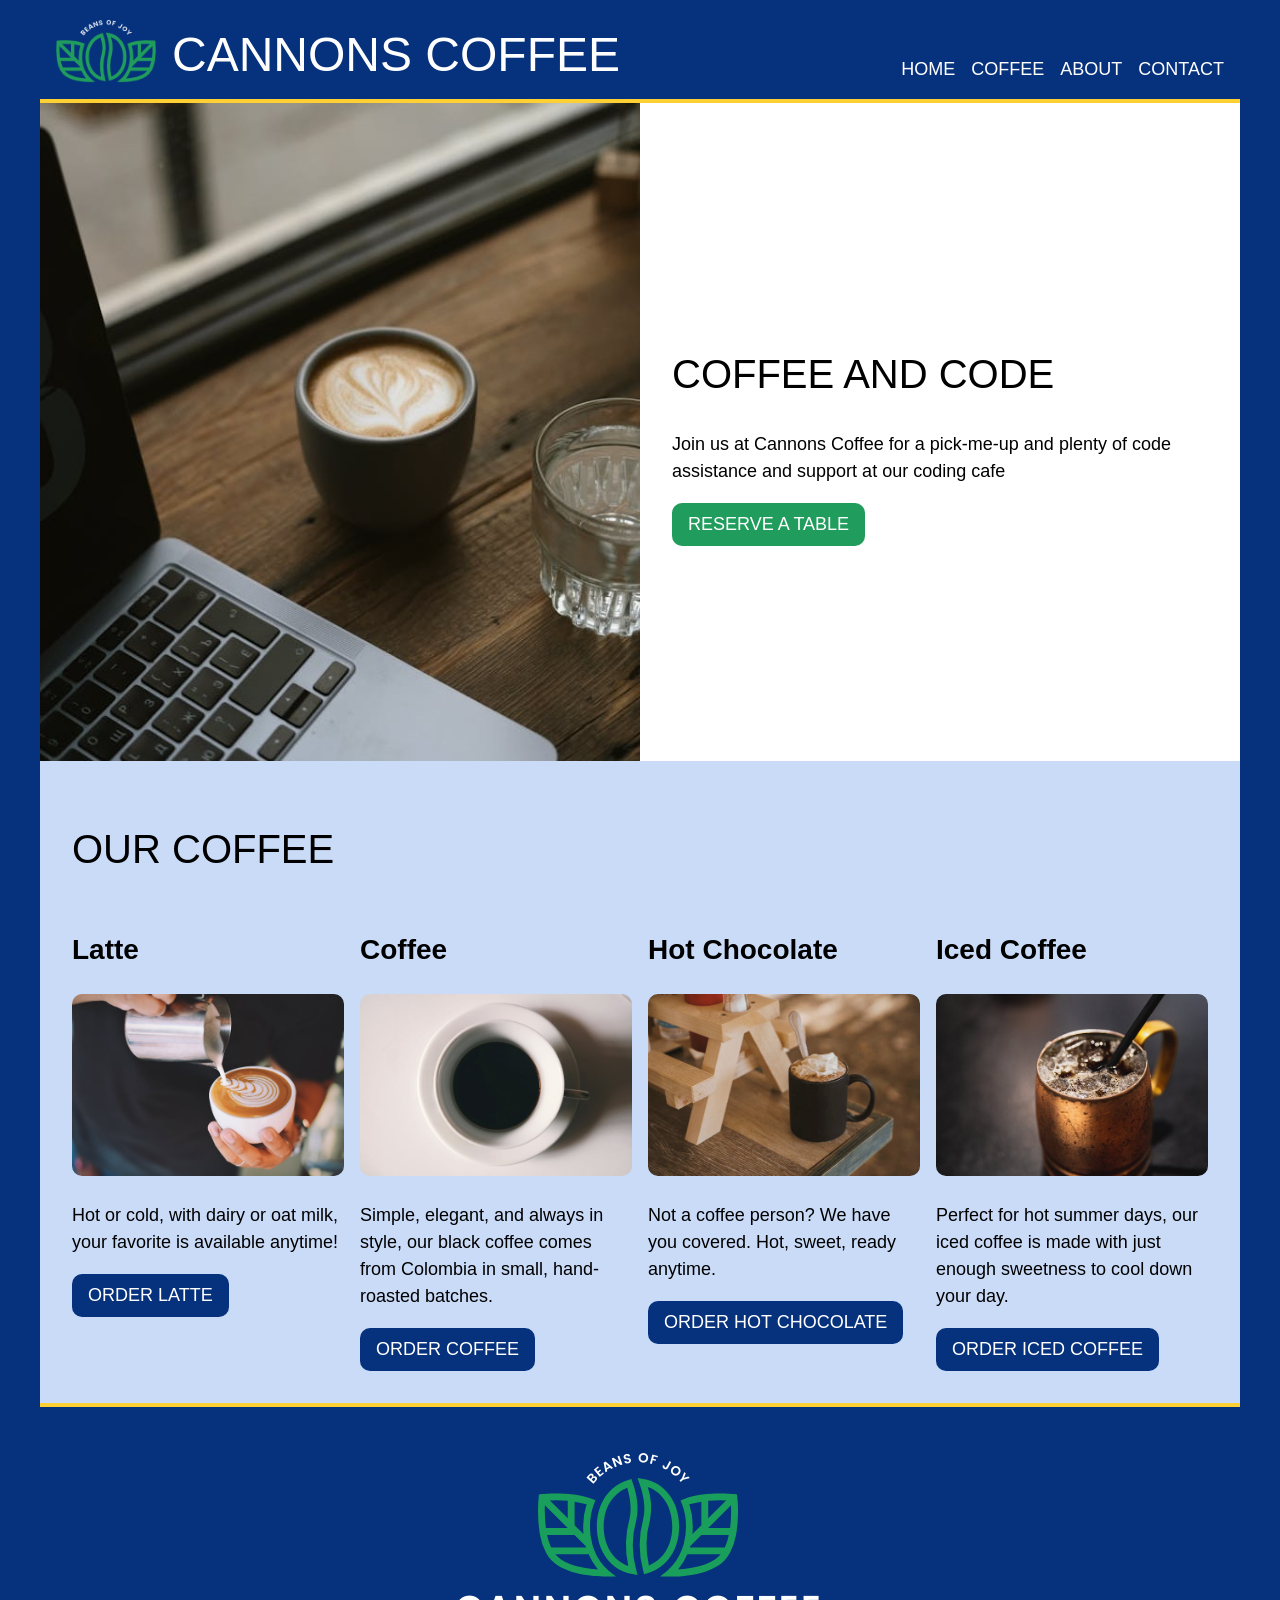
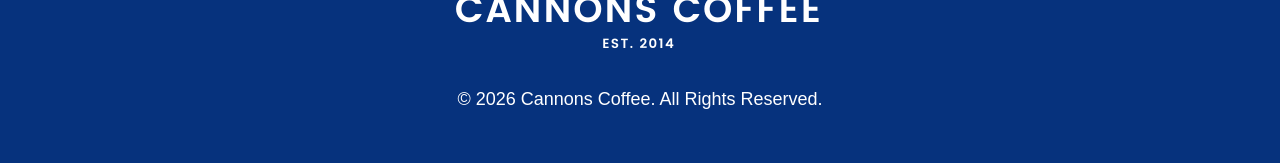
<file: index.html>
<!DOCTYPE html>
<html lang="en">
<head>
    <meta charset="UTF-8">
    <meta name="viewport" content="width=device-width, initial-scale=1.0">
    <title>Cannons Coffee</title>
    <link rel="stylesheet" href="css/styles.css">
</head>
<body>
    <div class="container">
    <header>
        <img class="logo" src="images/logo-nav.png" alt="Cannons Coffee Logo, Beans of Joy" />
        <h1>Cannons Coffee</h1>
        <nav>
            <ul class="nav-list">
                <li><a class="nav-link" href="index.html">Home</a></li>
                <li><a class="nav-link" href="latte.html">Coffee</a></li>
                <li><a class="nav-link" href="https://www.lacolombe.com/pages/about-us" target="_blank">About</a></li>
                <li><a class="nav-link" href="mailto:anikitchyna@gmail.com">Contact</a></li>
            </ul>
        </nav>
    </header>
    
    <main>
        <div class="hero">
            <img class="hero-img" src="images/coffee-computer.jpg" alt="Laptop with a cup of coffee and a glass of water" />
            <div class="hero-text">
                <h2>Coffee and Code</h2>
                <p>Join us at Cannons Coffee for a pick-me-up and plenty of code assistance and support at our coding cafe</p>
                <a class="button" href="https://www.lacolombe.com/pages/cafes">Reserve a table</a>
            </div>
        </div>
    </main>
    <div class="our-coffee">
        <h2>Our Coffee</h2>
        <div class="card-container">
            <div class="card">
                <h3>Latte</h3>
                <img class="card-img" src="images/latte.jpg" alt="Latte in a cup" />
                <p>Hot or cold, with dairy or oat milk, your favorite is available anytime!</p>
                <a class="button-blue" href="https://www.lacolombe.com/products/draft-latte">Order Latte</a>
            </div>
            <div class="card">
                <h3>Coffee</h3>
                <img class="card-img" src="images/coffee.jpg" alt="Coffee in a cup" />
                <p>Simple, elegant, and always in style, our black coffee comes from Colombia in small, hand-roasted
                    batches.</p>
                <a class="button-blue" href="https://www.lacolombe.com/collections/coffee">Order Coffee</a>
            </div>
            <div class="card">
                <h3>Hot Chocolate</h3>
                <img class="card-img" src="images/hotchoc.jpg" alt="Hot Chocolate in a cup with whipped cream" />
                <p>Not a coffee person? We have you covered. Hot, sweet, ready anytime.</p>
                <a class="button-blue" href="https://www.lacolombe.com/products/peppermint-mocha-latte">Order Hot
                    Chocolate</a>
            </div>
            <div class="card">
                <h3>Iced Coffee</h3>
                <img class="card-img" src="images/iced.jpg" alt="Iced coffee in a mug with a straw" />
                <p>Perfect for hot summer days, our iced coffee is made with just enough sweetness to cool down your day.
                </p>
                <a class="button-blue" href="https://www.lacolombe.com/collections/cold-brew">Order Iced Coffee</a>
            </div>
        </div>
    </div>
    <footer>
        <img class="footer-logo" src="images/logo-footer.png" alt="Cannons Coffee, Beans of Joy! Est. 2014" />
        <p>&copy; 2026 Cannons Coffee. All Rights Reserved.</p>
    </footer>
</div>
</body>
</html>
</file>
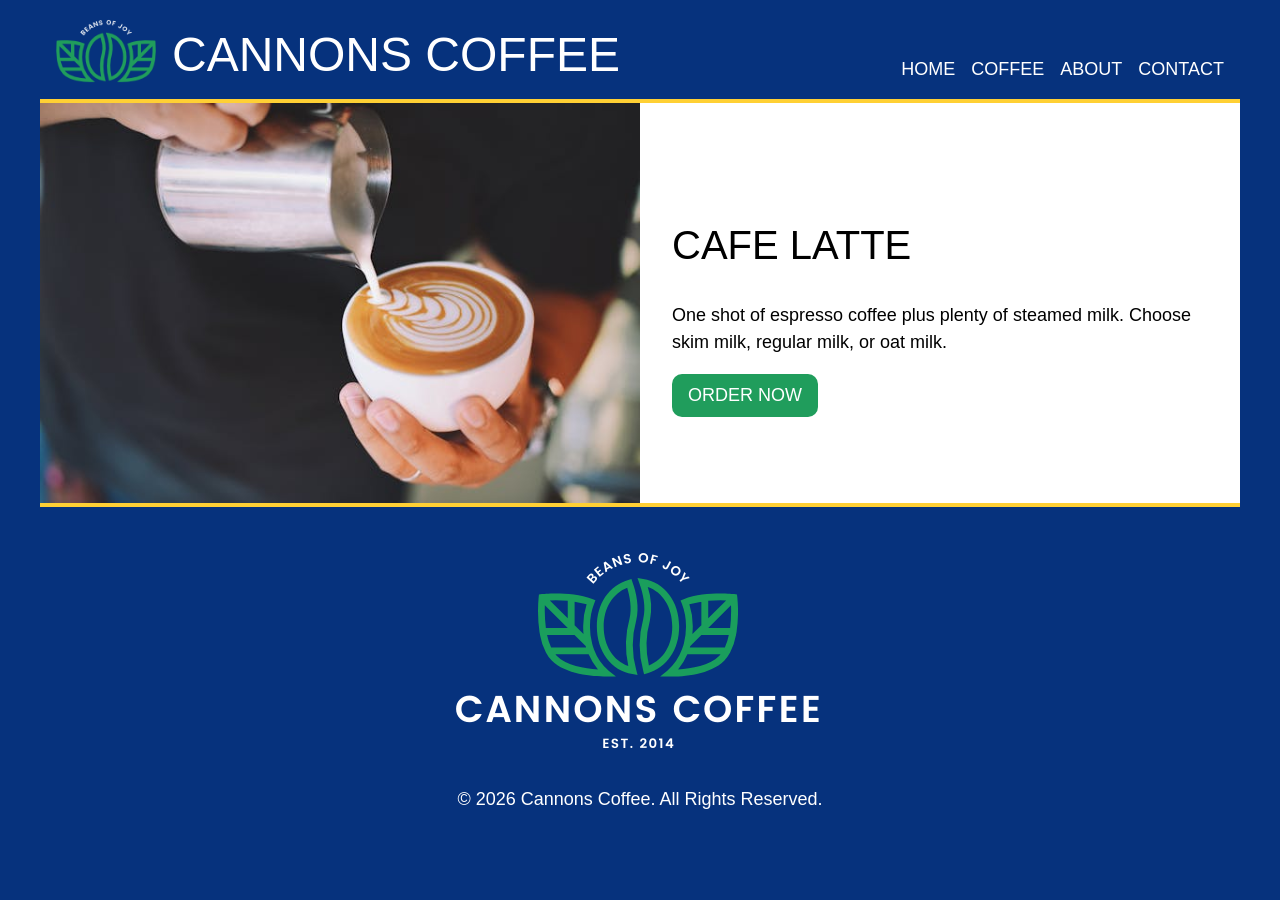
<file: latte.html>
<!DOCTYPE html>
<html lang="en">
<head>
    <meta charset="UTF-8">
    <meta name="viewport" content="width=device-width, initial-scale=1.0">
    <title>Latte</title>
    <link rel="stylesheet" href="css/styles.css">
</head>
<body>
    <div class="container">
        <header>
            <img class="logo" src="images/logo-nav.png" alt="Cannons Coffee Logo, Beans of Joy" />
            <h1>Cannons Coffee</h1>
            <nav>
                <ul class="nav-list">
                    <li><a class="nav-link" href="index.html">Home</a></li>
                    <li><a class="nav-link" href="latte.html">Coffee</a></li>
                    <li><a class="nav-link" href="https://www.lacolombe.com/pages/about-us" target="_blank">About</a>
                    </li>
                    <li><a class="nav-link" href="mailto:anikitchyna@gmail.com">Contact</a></li>
                </ul>
            </nav>
        </header>

        <main>
            <div class="hero">
                <img class="hero-img" src="images/latte.jpg" alt="Coffee in a cup" />
                <div class="hero-text">
                    <h2>Cafe Latte</h2>
                    <p>One shot of espresso coffee plus plenty of steamed milk. Choose skim milk, regular milk, or oat
                        milk.</p>
                    <a class="button" href="https://www.lacolombe.com/products/draft-latte">Order Now</a>
                </div>
            </div>
        </main>

        <footer>
            <img class="footer-logo" src="images/logo-footer.png" alt="Cannons Coffee, Beans of Joy! Est. 2014" />
            <p>&copy; 2026 Cannons Coffee. All Rights Reserved.</p>
        </footer>
    </div>
</body>
</html>
</file>
<file: css/styles.css>
html {
  box-sizing: border-box;
}

*,
*:before,
*:after {
  box-sizing: inherit;
}

@import url('https://fonts.googleapis.com/css2?family=Montserrat:ital,wght@0,100..900;1,100..900&display=swap');

:root {
  --black: #000000;
  --catalina: #06327d;
  --bluetiful: #2b70e4;
  --vegan: #209d5c;
  --sunglow: #ffd034;
  --white: #ffffff;
  --light-blue: #cadbf8;
  --font: "Montserrat", sans-serif;
}
body {
  margin: 0;
  font-family: var(--font);
  font-size: 1.125rem;
  line-height: 1.5;
  color: var(--black);
  background-color: var(--catalina);
}

.container {
  max-width: 1200px;
  margin: 0 auto;
}

h1 {
  font-size: 3rem;
  line-height: 1.1667;
  font-weight: 300;
  text-transform: uppercase;
  margin: 0;
}

h2 {
  font-size: 2.5rem;
  line-height: 1.1667;
  font-weight: 300;
  text-transform: uppercase;
}

h3 {
  font-size: 1.75rem;
  line-height: 1.1667;
  font-weight: bold;
}

.button {
  display: inline-block;
  background-color: var(--vegan);
  color: var(--white);
  text-transform: uppercase;
  text-decoration: none;
  padding: 0.5rem 1rem;
  border-radius: 10px;
}
.button-blue {
  display: inline-block;
  background-color: var(--catalina);
  color: var(--white);
  text-transform: uppercase;
  text-decoration: none;
  padding: 0.5rem 1rem;
  border-radius: 10px;
}
img {
  max-width: 100%;
}

header {
  padding: 1rem;
  color: var(--white);
  text-align: center;
  border-bottom: 4px solid var(--sunglow);
}

.logo {
  width: 100px;
}

.nav-list {
  display: flex;
  flex-wrap: wrap;
  justify-content: center;
  gap: 1rem;
  list-style-type: none;
  margin: 0;
  padding: 0;
}

.nav-link {
  color: var(--white);
  text-decoration: none;
  text-transform: uppercase;
}
.hero {
  background-color: var(--white);
  padding: 2rem;
}
.our-coffee {
  background-color: var(--light-blue);
  padding: 2rem;
}
.card-container {
  display: flex;
  flex-wrap: wrap;
  gap: 1rem;
}

.card {
  flex: 0 0 100%;
}

.card-img {
  border-radius: 10px;
}
footer {
  color: var(--white);
  text-align: center;
  padding: 2rem;
  border-top: 4px solid var(--sunglow);
}

@media (min-width: 650px) {
  header {
    display: flex;
    flex-wrap: wrap;
    justify-content: center;
    align-items: flex-end;
    gap: 1rem;
  }

  nav {
    width: 100%;
  }

  .hero {
    display: flex;
    align-items: center;
    padding: 0;
  }

  .hero-img {
    width: 50%;
  }

  .hero-text {
    width: 50%;
    padding: 2rem;
  }

  .card {
    flex: 0 0 calc((100% - 1rem) / 2);
  }
}

@media (min-width: 1000px) {
  nav {
    width: auto;
    margin-left: auto;
  }

  .card {
    flex: 0 0 calc((100% - 3rem) / 4);
  }
}
</file>
